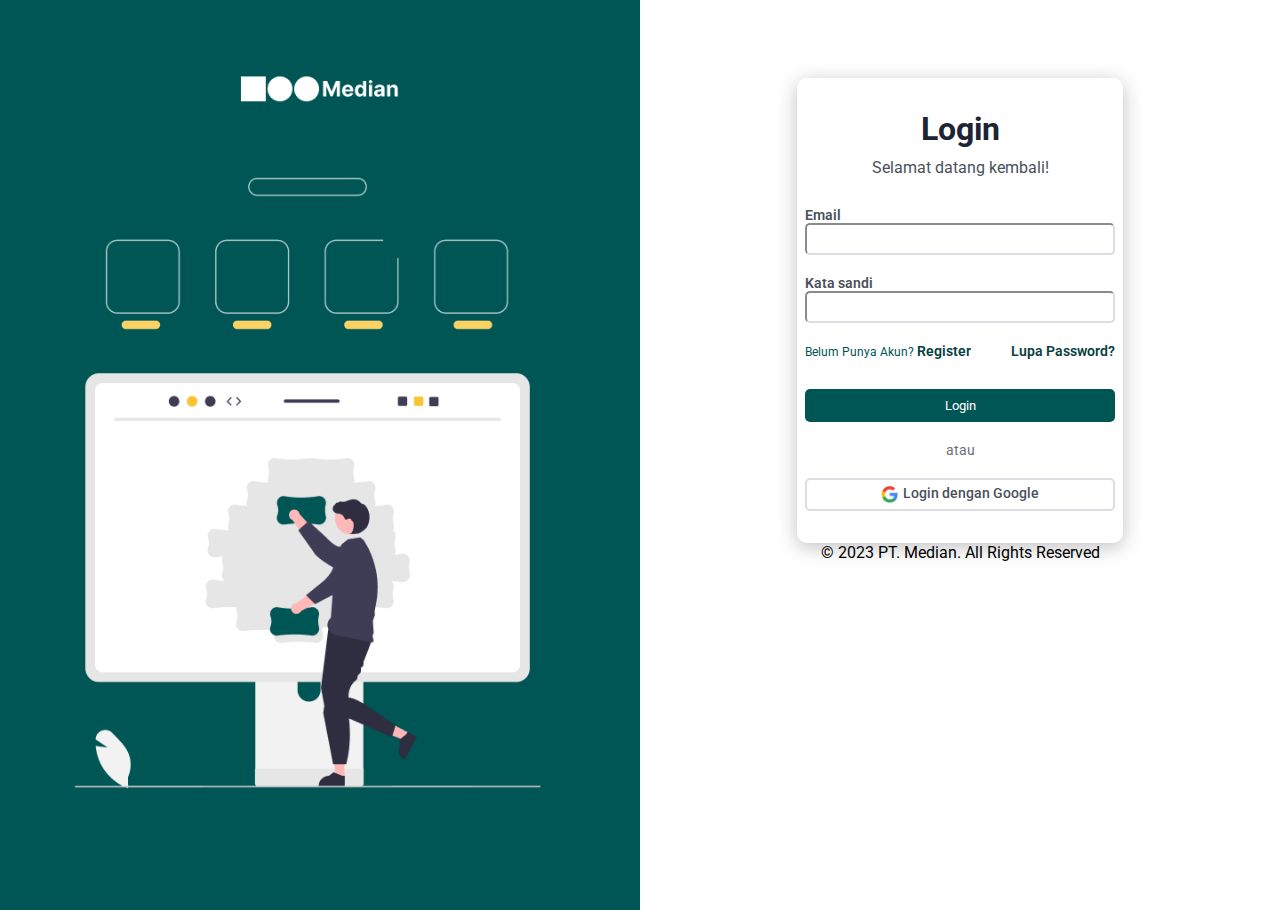
<file: index.html>
<!DOCTYPE html>
<html lang="en">
  <head>
    <meta charset="UTF-8" />
    <meta name="viewport" content="width=device-width, initial-scale=1.0" />
    <link rel="stylesheet" href="style.css" />
    <link rel="preconnect" href="https://fonts.googleapis.com" />
    <link rel="preconnect" href="https://fonts.gstatic.com" crossorigin />
    <link
      href="https://fonts.googleapis.com/css2?family=Roboto:wght@400;500;700&display=swap"
      rel="stylesheet"
    />
    <title>Document</title>
  </head>
  <body>
    <header>
      <div class="kiri">
        <img src="assets/Illustrationbg.png" alt="" />
      </div>
      <div class="kanan">
        <img class="logomobile" src="assets/Logom.png" alt="" />
        <div class="table">
          <form action="">
            <h1>Login</h1>
            <p>Selamat datang kembali!</p>
            <label for="email">Email</label>
            <input type="email" />
            <label for="password">Kata sandi</label>
            <input type="password" />
            <main class="log">
              <p>Belum Punya Akun? <span>Register</span></p>
              <p><span>Lupa Password?</span></p>
            </main>
            <button onclick="handleClick()">Login</button>
            <span>atau</span>
            <button onclick="handleClick()" class="google" href="">
              <img src="assets/Vector.png" alt="" />
              <p>Login dengan Google</p>
            </button>
          </form>
        </div>
        <footer>© 2023 PT. Median. All Rights Reserved</footer>
      </div>
    </header>
    <script>
      // alert("masukan email dan kata sandi jika tidak maka tidak bisa masuk");
      const button = document.querySelector("button");
      function handleClick() {
        alert("Login Berhasil");
        window.location.href = "page.html";
      }
    </script>
  </body>
</html>
</file>
<file: style.css>
* {
  margin: 0;
  padding: 0;
  box-sizing: border-box;
  font-family: "Roboto", sans-serif;
}

header {
  display: grid;
  grid-template-columns: 1fr 1fr;
}
header div {
  height: 640px;
}

.kiri img {
  width: 100%;
  min-height: 640px;
  object-fit: cover;
  object-position: center;
}
.kanan {
  display: flex;
  justify-content: center;
  align-items: center;
  flex-direction: column;
  min-height: 640px;
}
.table {
  display: flex;
  justify-content: center;
  align-items: center;
  min-width: 326px;
  height: 465px;
  flex-direction: column;
  border-radius: 10px;
  box-shadow: 0px 4px 20px rgba(0, 0, 0, 0.25);
}
.table h1 {
  text-align: center;
  font-size: 32px;
  font-weight: 700;
  margin-bottom: 10px;
  color: #1d2433;
}
.table p {
  text-align: center;
  font-size: 16px;
  font-weight: 400;
  margin-bottom: 30px;
  color: #4a505c;
}
label {
  font-weight: 600;
  font-size: 14px;
  color: #4a505c;
}
form {
  display: flex;
  flex-direction: column;
  text-align: start;
}
form input {
  min-width: 278px;
  height: 32px;
  margin-bottom: 20px;
  border-radius: 5px;
  padding: 5px;
  border-color: #dbdde2;
}
form button {
  width: 100%;
  height: 33px;
  background-color: #005555;
  color: white;
  border: none;
  border-radius: 5px;
}
form button:hover {
  background-color: #034343;
  cursor: pointer;
}
form span {
  text-align: center;
  margin-top: 20px;
  color: #6c717a;
  font-size: 14px;
  font-weight: 400;
}
.google {
  width: 100%;
  height: 33px;
  display: flex;
  justify-content: center;
  background-color: white;
  border: solid 2px #dbdde2;
  margin-top: 20px;
}

.google:hover {
  background-color: #6c717a;
  cursor: pointer;
  color: white;
}
.google p {
  margin-top: 5px;
  text-align: center;
  font-size: 14px;
  font-weight: 500;
}
.google img {
  height: 16.96px;
  width: 17.31px;
  margin-right: 5px;
  margin-top: 6px;
}
.log {
  display: flex;
  gap: 40px;
}
.log p {
  font-size: 12px;
  color: #005555;
  font-weight: 400;
}
.log span {
  font-weight: 600;
  color: #074141;
}

@media screen and (max-width: 760px) {
  body {
    background-color: #f1f3f9;
  }

  header {
    grid-template-columns: 1fr;
  }
  .table {
    background-color: white;
  }
  .kiri {
    display: none;
  }
  .kanan {
    margin-top: 40px;
    flex-direction: column;
    align-items: center;
  }
  .logomobile {
    margin-bottom: 30px;
  }
  footer {
    text-align: center;
    margin-top: 40px;
  }
}
@media screen and (min-width: 800px) {
  .logomobile {
    display: none;
  }
}
</file>
